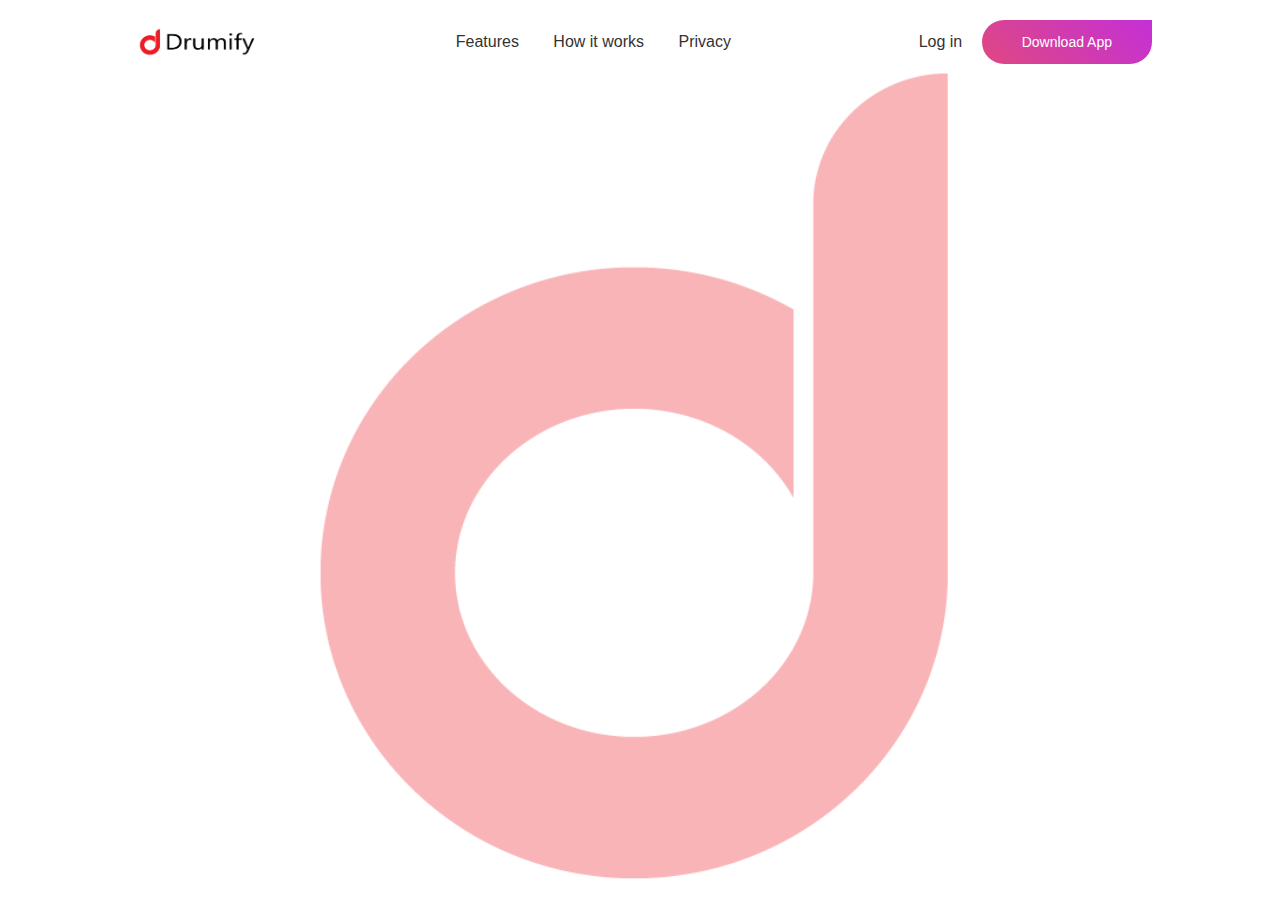
<file: index.html>
<!DOCTYPE html>
<html lang="en">
<head>
    <meta charset="UTF-8">
    <meta name="viewport" content="width=device-width, initial-scale=1">
    <title>Drumify</title>
    <link rel="stylesheet" href="style.css">
    <link rel="icon" href="images/drumify-logo-2.png" type="image/x-icon">
</head>
<body>
    <div class="hero">
        <nav>
            <img src="images/drumify-logo.png" class="logo">
            <ul>
                <li><a href="#">Features</a></li>
                <li><a href="#">How it works</a></li>
                <li><a href="#">Privacy</a></li>
            </ul>
            <div>
                <a href="#" class="login-btn">Log in</a>
                <a href="#" class="btn">Download App</a>
            </div>
        </nav>
        <div class="content">
            <h1 class="anim">Make<br>professional Beats</h1>
            <p class="anim">Drumify is a new platform where musicians collaborate and make beats 
            online from all over the world. Join and let's explore it's features.</p>
            <a href="#" class="btn anim">Join Now</a>
        </div>
        <img src="images/woman-with-headphone.png" class="feature-img anim">
    </div>
</body>
</html>
</file>
<file: style.css>
*{
    margin: 0;
    padding: 0;
    box-sizing: border-box;
    font-family: 'Poppins', sans-serif;
}
.hero{
    width: 100;
    min-height: 100vh;
    background-image: url(images/transparent-logo.png);
    background-position: center;
    background-size: 700px;
    background-repeat: no-repeat;
    padding: 10px 10%;
    overflow: hidden;
    position: relative;
}
nav{
    padding: 10px 0;
    display: flex;
    align-items: center;
    justify-content: space-between;
}
.logo{
    width: 140px;
}
nav ul li{
    display: inline-block;
    list-style: none;
    margin: 10px 15px;
}
nav ul li a{
    text-decoration: none;
    color: #333;
    font-weight: 400;
}
.login-btn{
    text-decoration: none;
    color: #333;
    margin-right: 15px;
    font-weight: 400;
}
.btn{
    display: inline-block;
    text-decoration: none;
    padding: 14px 40px;
    color: #fff;
    background-image: linear-gradient(45deg, #df4881, #c430d7);
    font-size: 14px;
    border-radius: 30px;
    border-top-right-radius: 0;
    transition: 0.5s;
}
.content{
    margin-top: 10%;
    max-width: 600px;
}
.content h1{
    font-size: 70px;
    color: #222;
}
.content p{
    margin: 10px 0 30px;
    color: #333;
    animation-delay: 0.5s;
}
.content .btn{
    padding: 15px 80px;
    font-size: 16px;
    animation-delay: 1s;
}
.btn:hover{
    border-top-right-radius: 30px;
}
.feature-img{
    width: 700px;
    height: 550px;
    position: absolute;
    bottom: 0;
    right: 1%;
}
.feature-img.anim{
    animation-delay: 1.5s;
}
.anim{
    opacity: 0;
    transform: translateY(30px);
    animation: moveup 0.5s linear forwards;
}
@keyframes moveup{
    100%{
        opacity: 1;
        transform: translateY(0px);
    }
}
</file>
